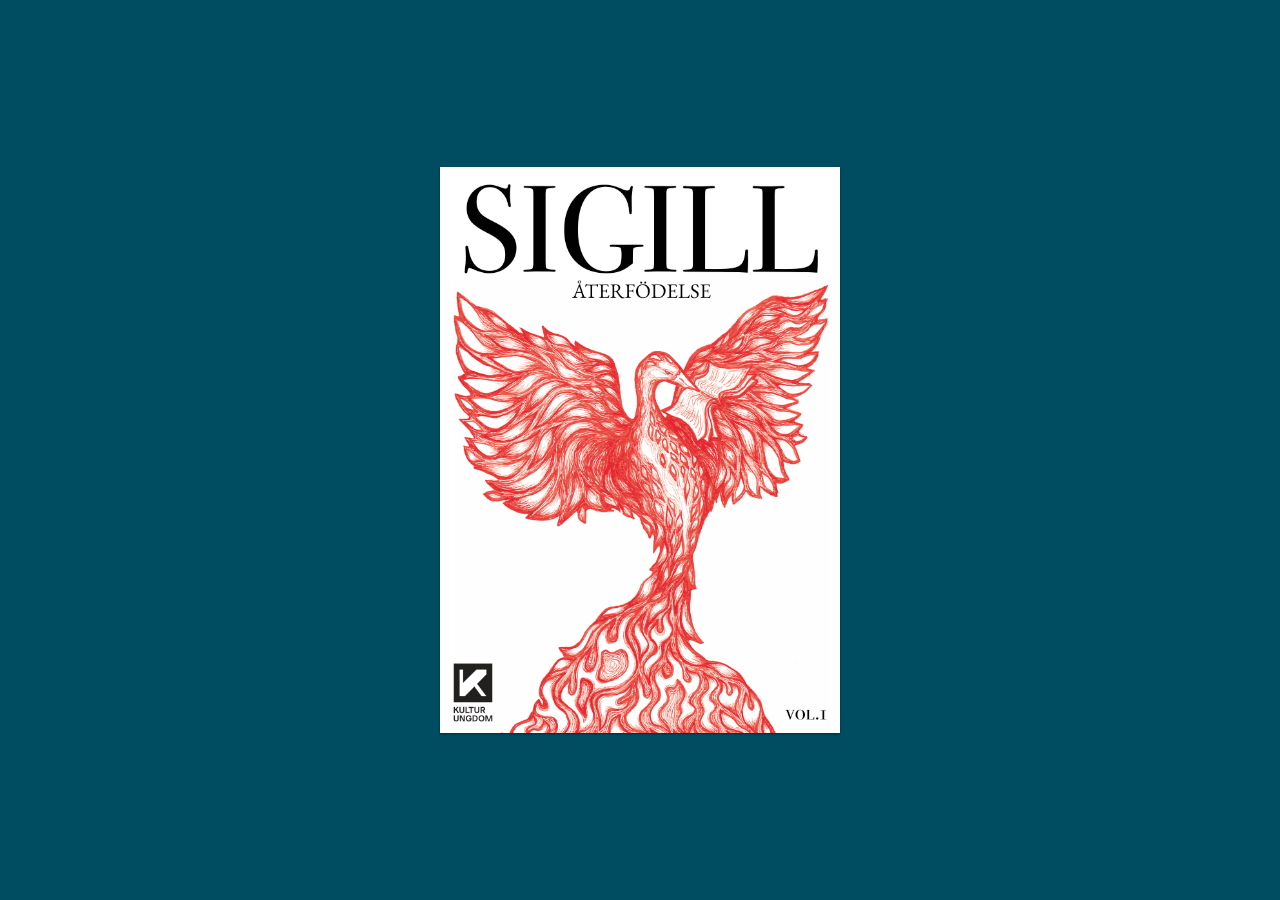
<file: index.html>
<!DOCTYPE html>
<html lang="sv">
  <head>
    <!---------------------- META DATA -->
    <meta charset="UTF-8">
    <meta name="viewport" content="width=device-width, initial-scale=1.0">
    <meta http-equiv="X-UA-Compatible" content="ie=edge">
    <title>Sigill – En tidskrift av arkitektstudenter</title>
    <meta
      name="description"
      content="Sigill är arkitektstudenternas rum för utforskande och uttryck. Här möts arkitektur, poesi, samtal, vardagsfunderingar och oväntade idéer."
    >
    <meta name="robots" content="index, follow">
    <link rel="canonical" href="https://sigilltidskrift.se/">

    <!-- Open Graph -->
    <meta property="og:type" content="website">
    <meta property="og:locale" content="sv_SE">
    <meta property="og:site_name" content="Sigill">
    <meta property="og:title" content="Sigill – En tidskrift av arkitektstudenter">
    <meta
      property="og:description"
      content="Sigill är arkitektstudenternas rum för utforskande och uttryck. Här möts arkitektur, poesi, samtal, vardagsfunderingar och oväntade idéer."
    >
    <meta property="og:url" content="https://sigilltidskrift.se/">
    <meta property="og:image" content="https://sigilltidskrift.se/images/sigill-social.jpg">
    <meta property="og:image:alt" content="Sigill – En tidskrift av arkitektstudenter">

    <!-- X / Twitter -->
    <meta name="twitter:card" content="summary_large_image">
    <meta name="twitter:title" content="Sigill – En tidskrift av arkitektstudenter">
    <meta
      name="twitter:description"
      content="Sigill är arkitektstudenternas rum för utforskande och uttryck. Här möts arkitektur, poesi, samtal, vardagsfunderingar och oväntade idéer."
    >
    <meta name="twitter:image" content="https://sigilltidskrift.se/images/sigill-social.jpg">
    <!----------------------------------->

    <!---------------------- ICON ---->
    <link rel="apple-touch-icon" sizes="180x180" href="/images/icons/apple-touch-icon.png">
    <link rel="icon" type="image/png" sizes="32x32" href="/images/icons/favicon-32x32.png">
    <link rel="icon" type="image/png" sizes="16x16" href="/images/icons/favicon-16x16.png">
    <link rel="manifest" href="/site.webmanifest">
    <!-------------------------------->

    <link rel="stylesheet" href="./style.css">

    <!-- Flipbook StyleSheet -->
    <link href="../dflip/css/dflip.min.css" rel="stylesheet" type="text/css">

    <!-- Icons Stylesheet -->
    <link href="../dflip/css/themify-icons.min.css" rel="stylesheet" type="text/css">

    <!-- Bootstrap -->
    <link href="https://cdn.jsdelivr.net/npm/bootstrap@5.3.8/dist/css/bootstrap.min.css" rel="stylesheet" integrity="sha384-sRIl4kxILFvY47J16cr9ZwB07vP4J8+LH7qKQnuqkuIAvNWLzeN8tE5YBujZqJLB" crossorigin="anonymous">
  </head>

  <body>
    <main>
      <div class="container" style="height: 100%;">
        <div style="width:100%;height:100%;display: flex; align-items: center; justify-content: center;">
          <!-- Återfödelse -->
          <div class="_df_thumb"
          id="df_intro_thumb"
          source="Sigill Återfödelse WEB.pdf"
          thumb="images/återfödelse-framsida.jpg" >
          Återfödelse</div >
        </div>
      </div>
    </main>

    <script src="index.js"></script>
    <!-- jQuery  -->
    <script src="../dflip/js/libs/jquery.min.js" type="text/javascript"></script>
    <!-- Flipbook main Js file -->
    <script src="../dflip/js/dflip.min.js" type="text/javascript"></script>
    <!-- Bootstrap -->
    <script src="https://cdn.jsdelivr.net/npm/bootstrap@5.3.8/dist/js/bootstrap.bundle.min.js" integrity="sha384-FKyoEForCGlyvwx9Hj09JcYn3nv7wiPVlz7YYwJrWVcXK/BmnVDxM+D2scQbITxI" crossorigin="anonymous"></script>
    
    <script>
      var option_df_intro_thumb = {
        pageMode:2,
        backgroundColor: "#004d62",
        enableDownload:false,
        soundEnable:false,
        hideControls: "download,pageMode,share,sound",
      };
    </script>
  </body>
</html>
</file>
<file: style.css>
html{
    height: -webkit-fill-available !important;
}

body{
    height: -webkit-fill-available !important;
    background-color: #004d62 !important;
}

main{
    height: 100%;
}

/* Hover polish */
.magazine-cover:hover {
  box-shadow: 0 30px 60px rgba(0,0,0,0.35);
  transform: scale(1.05);
}

.df-lightbox-close{
  background-color: white !important;
  border-radius: 5px !important;
}

._df_thumb{
  margin: 0 !important;
  width: 100% !important;
  max-width: 400px !important;
  aspect-ratio: 210 / 297;
  height: auto !important;
}
</file>
<file: dflip/css/dflip.min.css>
.df-abs-center{top:50%;left:50%;position:absolute;-webkit-transform:translate(-50%,-50%);-moz-transform:translate(-50%,-50%);-ms-transform:translate(-50%,-50%);transform:translate(-50%,-50%)}.df-abs-h-center{position:absolute;left:50%;-webkit-transform:translate(-50%);-moz-transform:translate(-50%);-ms-transform:translate(-50%);transform:translate(-50%)}.df-container{min-height:320px;background:no-repeat 50%;background-size:cover;width:100%;position:relative;image-rendering:auto;direction:ltr}.df-container div{box-sizing:border-box !important}.df-container.df-transparent:not(.df-fullscreen){background:transparent !important}.df-container.df-custom-fullscreen.df-fullscreen{position:fixed !important;top:0 !important;left:0 !important;right:0 !important;bottom:0 !important;margin:0 !important;border:0 !important;z-index:999999}.df-container .loading-info{position:absolute;top:100%;margin-top:20px;margin-left:5px;padding:6px 20px;background-color:rgba(0,0,0,0.3);font-style:italic;border-radius:5px;font-size:11px;max-height:30px;color:#fff;max-width:200px;transform:translateX(-50%);-moz-transform:translateX(-50%);-ms-transform:translateX(-50%);-webkit-transform:translateX(-50%);left:50%;opacity:.7;transition:.3s top ease;-webkit-transition:.3s top ease}.loading-info.df-old-browser{color:gray;background-color:white;opacity:.9;text-align:center;max-height:none}.loading-info.df-old-browser a{font-weight:bold;font-style:normal;text-transform:uppercase;color:#2196f3;display:block;text-decoration:underline;margin:10px 0 0}.df-container.df-init .loading-info{top:50%}.df-3dcanvas{position:absolute;z-index:1;right:0;top:0}.df-rtl .df-3dcanvas{right:auto;right:initial;left:0}.df-container a{outline:0;text-decoration:none;box-shadow:none}.df-container.df-zoom-enabled canvas.df-3dcanvas,.df-container.df-zoom-enabled .df-book-stage{cursor:move;cursor:-webkit-grab}.df-container:before,.df-container:after{content:" ";transition:.3s .1s opacity;-webkit-transition:.3s .1s opacity;opacity:0;height:50px;width:50px;left:50%;top:50%;font-size:12px;margin:-45px -25px -25px;box-sizing:border-box;position:absolute;pointer-events:none}.df-container.df-loading:before,.df-container.df-loading:after{content:" ";z-index:100;opacity:1}.df-container.df-loading:after{content:" ";background-image:url("../images/loading.gif");background-repeat:no-repeat;background-size:32px;background-position:50%}.df-container.df-loading:before{background-color:white;-webkit-border-radius:50px;-moz-border-radius:50px;border-radius:50px;border:1px solid rgba(150,150,150,0.2)}.df-book-stage{position:absolute;overflow:hidden;right:0;bottom:0;z-index:1;top:0;left:0;filter:blur(0);-webkit-filter:blur(0);padding:30px 50px 70px}.df-container.df-xs .df-book-stage{padding-left:20px;padding-right:20px}.df-container.df-sidemenu-open .df-book-stage{padding-left:230px;padding-right:10px}.df-container.df-sidemenu-open>.df-ui-btn.df-ui-prev{left:220px}.df-rtl.df-container.df-sidemenu-open>.df-ui-btn.df-ui-prev{left:0}.df-rtl.df-container.df-sidemenu-open>.df-ui-btn.df-ui-next{right:220px}.df-book-stage.df-zoom-enabled{cursor:move}.df-page-front:before,.df-page-back:before{content:" "}.df-book-page .df-page-front:before{background-image:-webkit-linear-gradient(right,rgba(0,0,0,0.25),rgba(0,0,0,0.2) 10%,rgba(0,0,0,0.15) 25%,rgba(0,0,0,0) 70%);background-image:-moz-linear-gradient(right,rgba(0,0,0,0.25),rgba(0,0,0,0.2) 10%,rgba(0,0,0,0.15) 25%,rgba(0,0,0,0) 70%);background-image:-ms-linear-gradient(right,rgba(0,0,0,0.25),rgba(0,0,0,0.2) 10%,rgba(0,0,0,0.15) 25%,rgba(0,0,0,0) 70%)}.df-book-page .df-page-back:before{background-image:-webkit-linear-gradient(left,rgba(0,0,0,0.25),rgba(0,0,0,0.15) 15%,rgba(255,255,255,0.07),rgba(255,255,255,0.0));background-image:-moz-linear-gradient(left,rgba(0,0,0,0.25),rgba(0,0,0,0.15) 15%,rgba(255,255,255,0.07),rgba(255,255,255,0.0));background-image:-ms-linear-gradient(left,rgba(0,0,0,0.25),rgba(0,0,0,0.15) 15%,rgba(255,255,255,0.07),rgba(255,255,255,0.0))}.df-book-wrapper,.df-page-wrapper,.df-book-page,.df-page-content,.df-page-front:before,.df-page-wrapper:after,.df-page-back:before,.df-page-content:after,.df-page-effects,.df-page-effects:before,.df-page-effects{position:absolute;height:100%;display:block;top:0}.df-page-content,.df-book-page{width:100%}.df-book-wrapper{position:relative;margin:0 auto;transition:.3s left;-webkit-transition:.3s left;left:0}.df-zoom-enabled .df-book-wrapper{transition:none;-webkit-transition:none}.df-loading.df-container .df-book-wrapper{left:100%}.df-book-wrapper.close-right{left:25%}.df-book-wrapper.close-left{left:-25%}.df-book-shadow{position:absolute;z-index:-1;height:100%;-webkit-box-shadow:0 0 10px rgba(0,0,0,0.3);-moz-box-shadow:0 0 10px rgba(0,0,0,0.3);-ms-box-shadow:0 0 10px rgba(0,0,0,0.3);box-shadow:0 0 10px rgba(0,0,0,0.3)}.df-book-wrapper .df-book-side-buttons{position:absolute;left:100%;width:40px;opacity:.3;height:100%;cursor:pointer;z-index:30;-webkit-border-radius:0 20px 20px 0;-moz-border-radius:0 20px 20px 0;border-radius:0 20px 20px 0}.df-book-prev-button.df-book-side-buttons{-webkit-border-radius:20px 0 0 20px;-moz-border-radius:20px 0 0 20px;border-radius:20px 0 0 20px}.df-book-wrapper .df-book-side-buttons:hover{opacity:.5;background-color:rgba(0,0,0,0.18)}.df-book-wrapper .df-book-prev-button{right:100%;left:auto;left:initial}.df-book-wrapper .df-book-side-buttons:before{position:absolute;font-size:30px;-webkit-transform:translate(-50%,-50%);-moz-transform:translate(-50%,-50%);-ms-transform:translate(-50%,-50%);transform:translate(-50%,-50%);left:50%;top:50%}.df-page-wrapper{overflow:hidden}.df-hard-page .df-page-wrapper{width:100% !important;height:100% !important;overflow:visible;transform-style:preserve-3d;-webkit-transform-origin:0 50% 0;-moz-transform-origin:0 50% 0;-ms-transform-origin:0 50% 0;transform-origin:0 50% 0}.df-book-page.df-flipping,.df-book-page.df-folding{box-shadow:-2px 0 10px rgba(0,0,0,0.0)}.df-book-page.df-left-side{left:0;-webkit-transform-origin:right;-moz-transform-origin:right;-ms-transform-origin:right;transform-origin:right}.df-book-page.df-right-side{left:50%;-webkit-transform-origin:left;-moz-transform-origin:left;-ms-transform-origin:left;transform-origin:left}.df-book-page.df-right-side+.df-page-wrapper.df-right-side{z-index:-1}.df-book-page .df-page-front,.df-book-page .df-page-back{width:100%;background-size:100.5% 100%;background-size:100% 100%;height:100%;background-color:white;position:absolute;box-sizing:border-box}.df-page-back>canvas,.df-page-front>canvas{width:100%;position:relative;z-index:-1}.df-quick-turn:before{opacity:0}.df-book-page.df-flipping.df-left-side:before{background-image:-webkit-linear-gradient(left,rgba(0,0,0,0),rgba(0,0,0,0.1));background-image:-moz-linear-gradient(left,rgba(0,0,0,0),rgba(0,0,0,0.1));width:10px;left:-10px}.df-book-page{width:50%}.df-book-page.df-flipping,.df-book-page.df-folding{z-index:200 !important}.df-page-content{background-size:100.25% !important;background-repeat:no-repeat !important;transition-property:transform;-webkit-transition-property:-webkit-transform;width:100%;overflow:hidden}.df-book-page.df-left-side .df-page-front{z-index:2}.df-book-page.df-left-side .df-page-back{z-index:1}.df-book-page.df-left-side.df-folding:not(.df-hard-page) .df-page-back{z-index:3}.df-book-page.df-right-side .df-page-front{top:0;left:0;z-index:0}.df-book-page,.df-page-front,.df-page-back,.df-page-fold-inner-shadow,.df-page-fold-outer-shadow,.df-page-wrapper{position:absolute;-webkit-transform-origin:0 0;-moz-transform-origin:0 0;-ms-transform-origin:0 0;transform-origin:0 0}.df-page-front,.df-page-back{overflow:hidden}.df-page-fold-outer-shadow{z-index:-1;width:100%;height:100%}.df-page-fold-inner-shadow{position:absolute;z-index:5;display:none}.df-book-page.df-folding .df-page-fold-inner-shadow{display:block}.df-book-page.df-right-side .df-page-back{left:0;z-index:1}.df-book-page.df-right-side.df-folding .df-page-front{z-index:2}.df-page-wrapper.df-right-side .df-page-back{left:100%;z-index:1;overflow:hidden}.df-hard-page .df-page-front,.df-hard-page .df-page-back{-webkit-backface-visibility:hidden;-moz-backface-visibility:hidden;-ms-backface-visibility:hidden;backface-visibility:hidden}.df-hard-page.df-right-side .df-page-front{-webkit-transform-origin:right 50%;-moz-transform-origin:right 50%;-ms-transform-origin:right 50%;transform-origin:right 50%;z-index:3 !important}.df-hard-page.df-left-side .df-page-front{-webkit-transform-origin:right 50%;-moz-transform-origin:right 50%;-ms-transform-origin:right 50%;transform-origin:right 50%}.df-hard-page.df-right-side .df-page-back{-webkit-transform-origin:left 50%;-moz-transform-origin:left 50%;-ms-transform-origin:left 50%;transform-origin:left 50%;z-index:3}.df-hard-page.df-left-side .df-page-back{-webkit-transform-origin:left 50%;-moz-transform-origin:left 50%;-ms-transform-origin:left 50%;transform-origin:left 50%}.df-page-front:before,.df-page-back:before{width:20%;z-index:5;pointer-events:none}.df-page-front:before{right:0}.df-page-wrapper.df-right-side.df-flipping{z-index:4}.df-ui{height:60px;padding:20px 16px 0}.df-ui-wrapper,.df-ui-btn{color:#888;vertical-align:top;background-color:#f7f7f7;box-sizing:border-box;text-align:center}.df-ui-wrapper{box-shadow:0 1px 4px rgba(0,0,0,0.3);background-color:#f7f7f7;position:absolute}.df-share-wrapper{z-index:2;position:absolute;top:0;bottom:0;right:0;left:0;background-color:rgba(0,0,0,0.35);display:none}.df-share-box{position:absolute;top:50%;width:280px;-webkit-transform:translateX(-50%) translateY(-50%);-moz-transform:translateX(-50%) translateY(-50%);-ms-transform:translateX(-50%) translateY(-50%);transform:translateX(-50%) translateY(-50%);left:50%;background-color:#fff;border-radius:10px;padding:10px 15px 5px;text-align:center}span.df-share-title{color:#777;margin-bottom:10px;display:block}.df-share-url{background-color:#fff;height:60px;color:#666;padding:2px 5px;-webkit-border-radius:5px;-moz-border-radius:5px;border-radius:5px;width:100%;font-size:12px;box-sizing:border-box;margin-bottom:0}.df-share-button{display:inline-block;text-align:center;cursor:pointer;-webkit-border-radius:50%;-moz-border-radius:50%;border-radius:50%;padding:10px;margin:3px;color:#aaa}.df-share-button:hover{color:#444}.df-ui-btn{position:relative;width:35px;right:0;height:40px;font-size:17px;cursor:pointer;z-index:2;display:inline-block;padding:12px 5px;line-height:1}.df-floating .df-ui-controls>.df-ui-btn:first-child{border-radius:5px 0 0 5px}.df-floating .df-ui-controls>.df-ui-btn:last-child{border-radius:0 5px 5px 0}.df-ui-btn:before{box-sizing:border-box}.df-ui-thumbnail,.df-ui-share,.df-ui-outline,.df-ui-help,.df-ui-sound{float:left}.df-ui-btn:hover{color:#00acce}.df-ui-btn.disabled,.df-ui-btn.disabled:hover{color:#ccc}.df-ui-page{padding:8px 5px 2px;font-size:12px;width:auto;width:50px;margin:0;border-radius:0;background-color:rgba(0,0,0,0.03)}.df-ui-page input{width:100%;background-color:transparent;height:25px;margin:0;padding:0 !important;border:1px solid #8f8f8f;text-align:center;vertical-align:top;color:transparent;font-size:14px;top:0;box-sizing:border-box;z-index:-1;display:inline-block;opacity:0}.df-ui-page input:focus{z-index:2;opacity:1;color:inherit}.df-ui-page input:focus+label{opacity:0;display:none}.df-ui-page label{position:absolute;height:30px;width:100%;display:block;top:0;padding-top:14px;line-height:1.1em;color:#999;font-size:13px;font-weight:normal;left:0;cursor:pointer;background-color:transparent;z-index:1;box-sizing:border-box}.df-ui-share{float:left}.df-ui-fullscreen{bottom:0}.df-ui-zoom{top:24px;height:60px;right:24px;width:30px;display:none;-webkit-border-radius:3px;-moz-border-radius:3px;border-radius:3px}.df-ui-sidemenu-close{position:absolute;top:10px;right:-32px;font-size:14px;width:32px;height:35px;cursor:pointer;padding:10px 0;background:inherit;border-radius:0 5px 5px 0;z-index:-1;transition:.5s ease;-webkit-transition:.5s ease}.df-ui-controls{bottom:0;width:100%;height:40px;padding:0;-webkit-touch-callout:none;-webkit-user-select:none;-moz-user-select:none;-ms-user-select:none;user-select:none;z-index:4;display:block}.df-floating .df-ui-controls{bottom:10px;width:auto;width:initial;-webkit-transform:translateX(-50%);-moz-transform:translateX(-50%);-ms-transform:translateX(-50%);transform:translateX(-50%);left:50%;margin:0 auto;display:table;display:flex;border-radius:5px}.df-floating.df-controls-top .df-ui-controls{bottom:auto;bottom:initial;top:10px}.df-floating.df-controls-hide .df-ui-controls{display:none}.df-ui-wrapper.df-ui-controls .df-ui-btn{float:none}.df-ui-size{bottom:24px;height:60px;right:24px}.df-ui-zoom:before,.df-ui-size:before{height:0;border-bottom:1px solid;content:" ";right:5px;opacity:.3;display:block;position:absolute;top:30px;left:5px;z-index:2}.df-ui-zoomin{top:0}.df-ui-zoomout{bottom:0}.df-ui-next{right:0;border-radius:0}.df-container.df-floating>.df-ui-next{right:8px}.df-container.df-floating>.df-ui-prev{left:2px}.df-container>.df-ui-next,.df-container>.df-ui-prev{margin-top:-5px;-webkit-transform:translateY(-50%);-moz-transform:translateY(-50%);-ms-transform:translateY(-50%);transform:translateY(-50%);top:50%;position:absolute;opacity:.3;font-size:36px;color:#000;text-align:center;background-color:transparent;height:auto;height:initial;width:auto;width:initial}.df-container>.df-ui-next:hover,.df-container>.df-ui-prev:hover{opacity:.7}.df-container.df-floating>.df-ui-next,.df-container.df-floating>.df-ui-prev{border-radius:50%;width:40px}.df-ui-prev{left:0;right:auto;border-radius:0}.df-ui-alt{position:relative !important;right:auto;right:initial;left:auto;left:initial;box-shadow:none !important}.df-ui-alt.df-ui-next{border-right:1px solid #ddd}.df-ui-btn.df-active{color:#00acce;background-color:#e7e7e7}.df-ui-fit{display:none}.df-ui-zoomin,.df-ui-zoomout,.df-ui-fullscreen,.df-ui-more{float:right}.df-ui-fit{top:0}.df-ui-more .more-container,.df-ui-search .search-container{display:none;position:absolute;bottom:100%;margin-bottom:8px !important;right:10px;background-color:#f7f7f7;z-index:20;border-radius:5px;box-shadow:0 -1px 3px rgba(0,0,0,0.2)}.df-controls-top .df-ui-more .more-container,.df-controls-top .df-ui-search .search-container{bottom:auto;bottom:initial;margin-top:8px !important;top:100%;box-shadow:0 1px 3px rgba(0,0,0,0.2)}.more-container:before,.search-container:before{content:" ";position:absolute;border:7px solid transparent;border-top-color:#eee;height:0;width:0;bottom:-14px;right:13px;margin-right:-8px;pointer-events:none}.df-controls-top .more-container:before,.df-controls-top .search-container:before{border:7px solid transparent;border-bottom-color:#eee;top:-14px}.more-container .df-ui-btn{width:auto;width:initial;width:170px;text-align:left;padding:8px 10px;height:36px;border-top:1px solid #e4e4e4;border-radius:0}.more-container .df-ui-btn:hover{background-color:#eee}.more-container>.df-ui-btn:first-child{border-radius:5px;border-top:0}.more-container>.df-ui-btn:last-child{border-radius:0 0 5px 5px}.more-container .df-ui-btn:before{position:absolute;top:11px;font-size:14px}.df-ui-btn span{display:none}.more-container .df-ui-btn span{font-size:12px;padding-left:20px;vertical-align:middle;display:inline-block}.df-ui-more.df-active .more-container,.df-ui-search.df-active .search-container{display:block}.df-container section{padding:0}.annotationLayer section,.annotationDiv section,.customLinkAnnotation,.customHtmlAnnotation,.customVideoAnnotation,.linkAnnotation,.highlightAnnotation,.popupAnnotation{position:absolute;z-index:5;cursor:pointer;pointer-events:all}.annotationDiv .popupWrapper{position:absolute;width:20em}.annotationDiv .popup{position:absolute;z-index:200;max-width:20em;background-color:#ff9;box-shadow:0 2px 5px #333;border-radius:2px;padding:.6em;margin-left:5px;cursor:pointer;word-wrap:break-word}.annotationDiv .popup h1{font-size:1em;border-bottom:1px solid #000;padding-bottom:.2em}.annotationDiv .popup p{padding-top:.2em}.annotationDiv .highlightAnnotation,.annotationDiv .underlineAnnotation,.annotationDiv .squigglyAnnotation,.annotationDiv .strikeoutAnnotation,.annotationDiv .fileAttachmentAnnotation{cursor:pointer}.annotationDiv .textAnnotation img{position:absolute;cursor:pointer}section.linkAnnotation a,.annotationDiv .buttonWidgetAnnotation.pushButton>a{display:block;height:100%}section.linkAnnotation a,a.linkAnnotation,a.customLinkAnnotation,.customHtmlAnnotation,.customVideoAnnotation{background-color:transparent;background-color:#ff0;opacity:.1}section.linkAnnotation a:hover,a.linkAnnotation:hover,.highlightAnnotation:hover,a.customLinkAnnotation:hover{opacity:.4;border-color:transparent;background-color:#2196f3}.annotationDiv,.textLayerDiv{position:absolute;top:0;left:0;bottom:0;right:0;overflow:hidden}.textLayerDiv{line-height:1.0}.textLayerDiv>div{position:absolute;white-space:pre;cursor:text;-webkit-transform-origin:0 0;-moz-transform-origin:0 0;-o-transform-origin:0 0;-ms-transform-origin:0 0;transform-origin:0 0}section.linkAnnotation a .annotationLayer>a{display:block;position:absolute;height:100%;cursor:pointer;box-sizing:border-box}.df-page-loading:after,.df-page-loading:before{content:" ";height:44px;width:44px;position:absolute;top:50%;left:50%;margin:-22px -22px}.df-page-loading:before{background-color:white;-webkit-border-radius:50px;-moz-border-radius:50px;border-radius:50px;box-sizing:border-box}.df-page-loading:after{background-image:url("../images/loading.gif");background-repeat:no-repeat;background-position:center;background-size:22px}.df-thumb-container .df-vrow{height:124px;left:0;width:90%;margin:10px auto;background-position:50%;cursor:pointer;background-repeat:no-repeat;right:0;border-radius:5px}.df-thumb-container .df-vrow:before{content:"";background-image:url("../images/loading.gif");background-size:22px;height:22px;width:22px;display:block;top:60px;margin:0 auto;position:relative;z-index:0}.df-thumb-container .df-vrow:hover{background-color:#bbb}.df-floating .df-thumb-container .df-vrow:hover,.df-vrow.df-selected{background-color:#ccc;opacity:1}.df-thumb-container .df-vrow.df-thumb-loaded{background-size:contain}.df-thumb-container .df-vrow.df-thumb-loaded:before{display:none}.df-vrow>div{height:20px;background-color:rgba(170,170,170,0.54);width:40px;margin:0 auto}.df-sidemenu{float:left;width:220px;height:auto !important;position:absolute !important;top:0;z-index:3;transition:.5s transform ease;-webkit-transition:.5s -webkit-transform ease;transform:translateX(-100%);-webkit-transform:translateX(-100%);-moz-transform:translateX(-100%);-ms-transform:translateX(-100%);left:-50px;background-color:rgba(238,238,238,0.9)}.df-rtl .df-sidemenu{left:auto;left:initial;transform:translateX(100%);-webkit-transform:translateX(100%);-moz-transform:translateX(100%);-ms-transform:translateX(100%);right:-50px;direction:rtl}.df-thumb-container{text-align:center}.df-outline-container{color:#666;font-size:12px}.df-outline-wrapper,.df-thumb-wrapper{position:absolute !important;top:0;bottom:0;left:0;right:0;height:auto !important;box-shadow:1px 0 4px rgba(102,102,102,0.38)}.df-outline-wrapper{overflow:auto;padding:10px 10px 5px 10px}.df-floating .df-outline-container,.df-floating .df-thumb-container{bottom:0}.df-sidemenu.df-sidemenu-visible{display:block;transform:translateX(0);-ms-transform:translateX(0);-moz-transform:translateX(0);-webkit-transform:translateX(0);left:0}.df-outline-toggle{cursor:pointer;float:left;width:18px;padding:5px 0;margin-left:-18px;text-align:center}.df-outline-toggle.df-outlines-hidden ~ .df-outline-items{display:none}.df-outline-items>.df-outline-item{margin-left:18px}.df-outline-item a:hover,.df-outline-toggle:hover{background-color:#e7e7e7}.df-outline-item a{color:inherit !important;text-decoration:none !important;display:block;padding:5px 0 5px 5px;overflow:hidden;text-overflow:ellipsis;border:none !important;box-shadow:none !important}.df-outline-toggle:before{content:"\e64b";font-size:10px;font-family:'themify'}.df-outline-toggle.df-outlines-hidden:before{content:"\e649"}.df-lightbox-wrapper{position:fixed !important;top:0;bottom:0;right:0;height:auto !important;left:0;background-color:white;z-index:99999}.df-lightbox-controls{float:right;padding:5px;z-index:1000;position:relative}.df-lightbox-close{float:right;height:40px;text-align:center;font-size:50px;cursor:pointer;color:#444;border-radius:50%;border-color:transparent;width:40px;background-color:transparent;transition:.2s;-webkit-transition:.2s}.df-lightbox-close:hover{color:white;background-color:rgba(0,0,0,0.21);border-color:black}.df-lightbox-close:before{top:50%;position:absolute;-webkit-transform:translate(-50%,-50%);-moz-transform:translate(-50%,-50%);-ms-transform:translate(-50%,-50%);transform:translate(-50%,-50%);left:50%;font-size:24px}.df-lightbox-wrapper .df-container{position:absolute !important;width:100%;top:0;bottom:0;height:auto !important}.df-container.df-xs .df-ui-controls .df-ui-btn.df-ui-page{display:none !important}._df_button,._df_thumb,._df_custom{-webkit-box-sizing:border-box;-moz-box-sizing:border-box;box-sizing:border-box;display:inline-block;position:relative;cursor:pointer}._df_button{padding:5px 15px;background:#0085ba;color:white;font-size:14px;border-color:#0073aa #006799 #006799;cursor:pointer;border-width:1px;border-style:solid;-webkit-appearance:none;-webkit-border-radius:3px;border-radius:3px;white-space:nowrap}._df_thumb{border:0;width:140px;height:200px;text-align:center}._df_thumb{cursor:pointer;box-shadow:0 1px 2px rgba(0,0,0,0.22);display:inline-block;-webkit-transform-style:flat;-moz-transform-style:preserve-3d;transform-style:preserve-3d;box-sizing:border-box;-webkit-transition:.2s;margin:30px 10px 10px;-moz-perspective:1200px;perspective:1200px}._df_books ._df_thumb,._df_books .df-dummy{width:140px;height:200px;text-align:center;display:inline-block;position:relative;margin:20px 10px;vertical-align:top}._df_thumb[thumbtype="img"]{height:auto}._df_thumb[thumbtype="img"] img{max-width:100%;max-height:200px;margin:0;padding:0;border:0}._df_book-cover{background-size:100% 100%;height:100%;width:100%;-webkit-transform-origin:left;transform-origin:left;top:0;background-color:#eee;position:relative;overflow:hidden;-webkit-transition:.3s;-moz-transition:.3s;-ms-transition:.3s;box-shadow:0 1px 2px rgba(0,0,0,0.22)}._df_thumb ._df_book-title{bottom:-100%;position:absolute;width:100%;left:0;padding:5px;font-size:12px;background:rgba(60,60,60,0.8);box-sizing:border-box;display:block;color:white;transition:.4s;-webkit-transition:.4s;opacity:0}._df_thumb ._df_book-tag{float:left;padding:0 4px 2px;background-color:rgba(0,0,0,0.26);text-transform:uppercase;font-size:10px;margin:-15px 0 0 2px;z-index:-1;color:rgba(255,255,255,0.8);position:relative}._df_thumb:hover ._df_book-title,._df_thumb-not-found ._df_book-title{opacity:1;bottom:0}._df_thumb:hover ._df_book-cover{-webkit-transform:rotateY(-20deg) rotateZ(0);-moz-transform:rotateY(-20deg) rotateZ(0);-ms-transform:rotateY(-20deg) rotateZ(0);transform:rotateY(-20deg) rotateZ(0);box-shadow:3px 0 12px rgba(0,0,0,0.60)}.df-webkit ._df_thumb:hover ._df_book-cover{-webkit-transform:none;-moz-transform:none;-ms-transform:none;transform:none;box-shadow:1px 0 12px rgba(0,0,0,0.60)}._df_books{max-width:960px;margin:0 auto;text-align:center;position:relative;z-index:1;padding:20px 5px 150px}._df_books-break{color:rgba(255,255,255,0.3);font-size:14px;letter-spacing:1px;font-weight:600;margin-top:25px;text-transform:uppercase}._df_books-break:after{content:" ";bottom:0;width:50px;height:1px;background-color:rgba(255,255,255,0.24);display:block;margin:10px auto}.df-page-wrapper{-webkit-transform:translateZ(0);-moz-transform:translateZ(0);-ms-transform:translateZ(0);transform:translateZ(0)}.df-container ::-webkit-scrollbar{width:8px}.df-container ::-webkit-scrollbar-button{height:8px}.df-container ::-webkit-scrollbar-thumb{background:rgba(0,0,0,0.3);border:0 none #fff;border-radius:100px}.df-container ::-webkit-scrollbar-thumb:hover{background:rgba(0,0,0,0.5)}.df-container ::-webkit-scrollbar-thumb:active{background:rgba(0,0,0,0.5)}.df-container ::-webkit-scrollbar-track{background:rgba(0,0,0,0.20);border:0 none #fff;border-radius:100px}.df-container ::-webkit-scrollbar-track:hover{background:rgba(0,0,0,0.2)}.df-container ::-webkit-scrollbar-track:active{background:rgba(0,0,0,0.15)}.df-container ::-webkit-scrollbar-corner{background:transparent}.df-skipTransition{-webkit-transition:none !important;-moz-transition:none !important;-ms-transition:none !important;transition:none !important}.df-container.df-fullscreen{height:100% !important;max-height:100% !important;width:100% !important;max-width:100% !important}.df-container.df-double-internal .df-page-front{background-position:left;background-size:cover}.df-container.df-double-internal .df-page-back{background-position:right;background-size:cover}.customHtmlAnnotation iframe{position:absolute;top:0;left:0;width:100% !important;height:100% !important}.df-rtl .more-container .df-ui-btn{text-align:right;direction:rtl}.df-rtl .more-container .df-ui-btn:before{right:10px}.df-rtl .more-container .df-ui-btn span{padding:0 20px 0 0}.df-rtl .df-outline-items>.df-outline-item{margin:0 18px 0 0;text-align:right;direction:rtl}.df-rtl .df-outline-toggle{float:right;margin:0 -18px 0 0}.df-rtl .df-outline-toggle.df-outlines-hidden:before{content:"\e64a"}.df-rtl .df-sidemenu.df-sidemenu-visible{left:auto;left:initial;right:0}.df-rtl .df-ui-sidemenu-close{right:auto;right:initial;left:-32px;border-radius:5px 0 0 5px}._df_thumb[thumbtype="img"] ._df_thumb-not-found{height:200px;position:relative}body.admin-bar .df-lightbox-wrapper{top:32px}@media screen and (max-width:782px){body.admin-bar .df-lightbox-wrapper{top:46px}}.df-raw-loading{position:absolute;margin-top:20px;margin-left:5px;padding:6px 20px;background-color:rgba(0,0,0,0.3);font-style:italic;border-radius:5px;font-size:11px;max-height:30px;color:#fff;max-width:200px;transform:translateX(-50%);-moz-transform:translateX(-50%);-ms-transform:translateX(-50%);-webkit-transform:translateX(-50%);left:50%;top:50%;opacity:.7}.df-raw-loading a{color:inherit !important}.df-container .df-raw-loading{top:100%}[hidden]{display:none}html.df-lightbox-open,body.df-lightbox-open{overflow:hidden !important}.df-custom-fullscreen.df-fullscreen[backgroundcolor='transparent']{background:gray !important}
</file>
